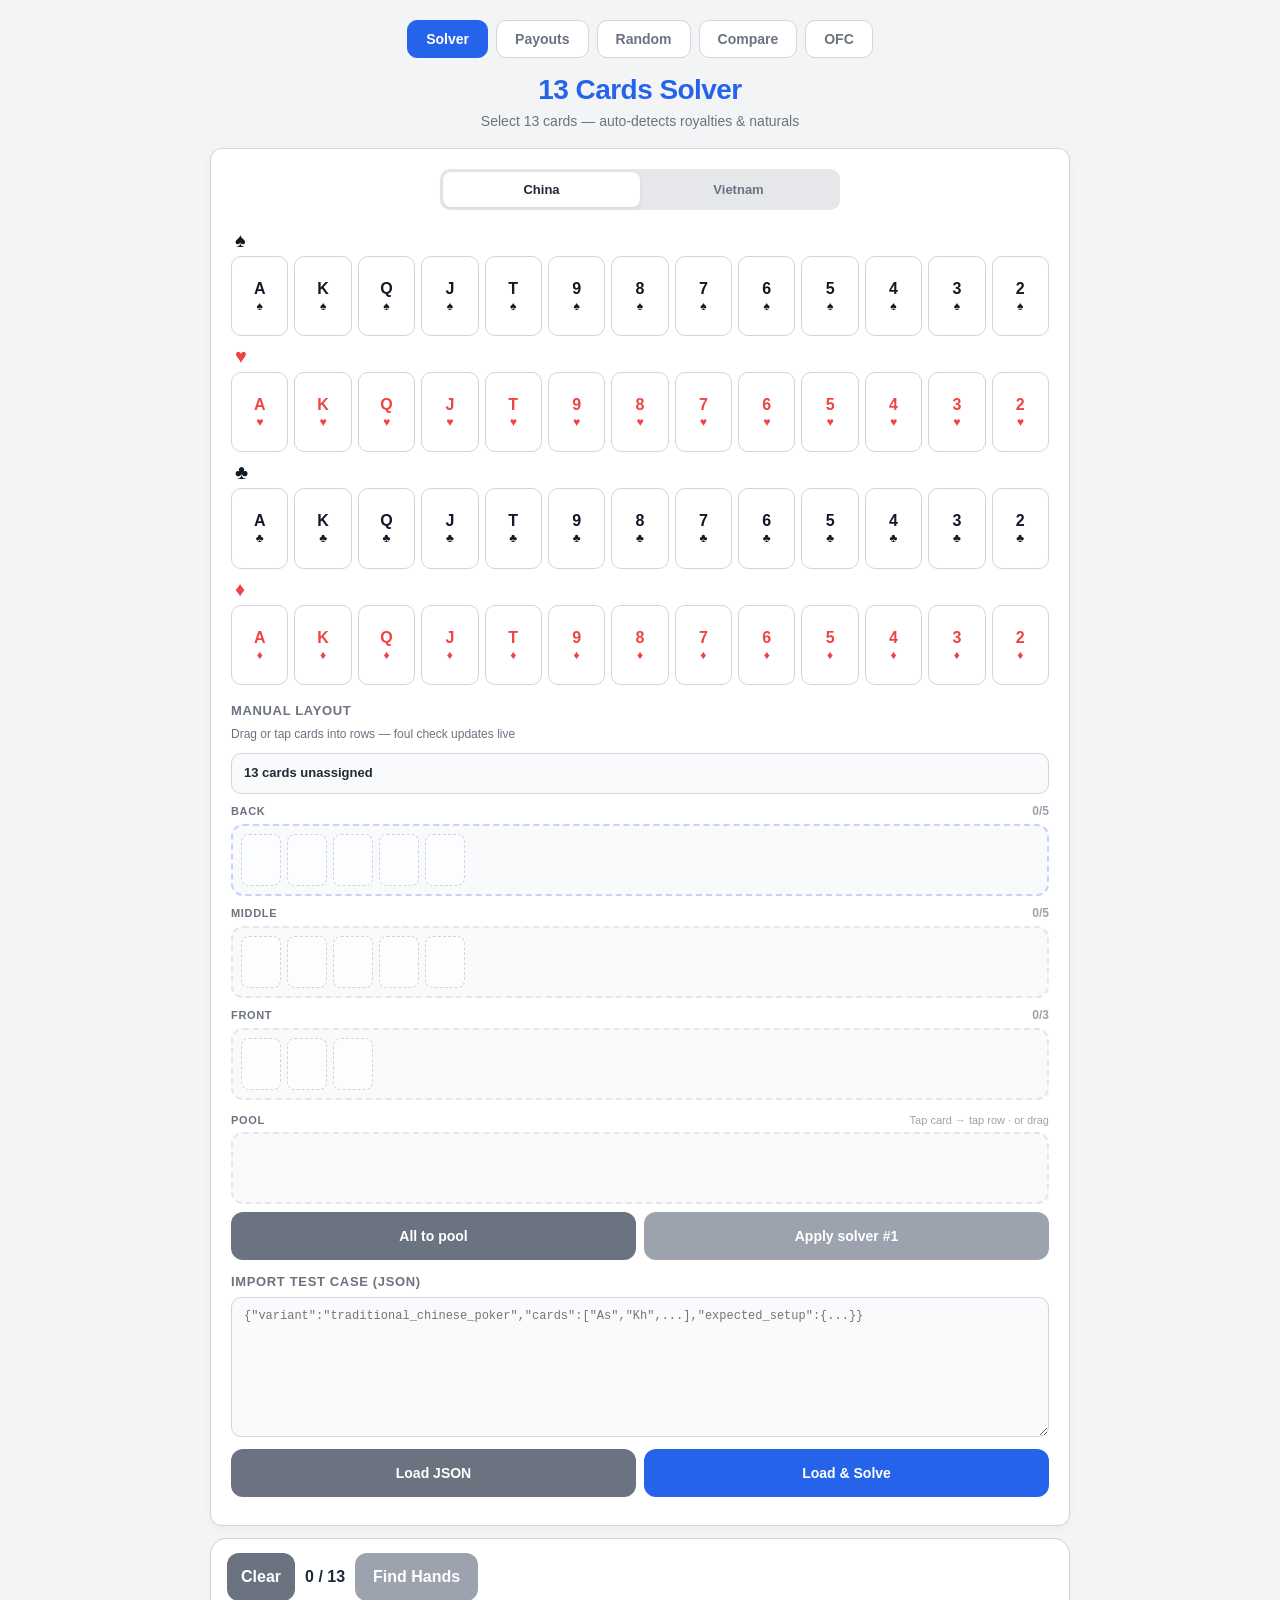
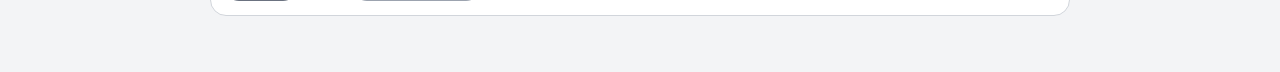
<file: index.html>
<!DOCTYPE html>
<html lang="en">
<head>
    <meta charset="UTF-8">
    <meta name="viewport" content="width=device-width, initial-scale=1.0, viewport-fit=cover">
    <meta name="description" content="Chinese Poker and Vietnamese Mậu Binh 13-card hand solver with royalties, naturals, and JSON test cases.">
    <meta name="apple-mobile-web-app-capable" content="yes">
    <meta name="apple-mobile-web-app-status-bar-style" content="default">
    <meta name="apple-mobile-web-app-title" content="13 Cards">
    <meta name="theme-color" content="#2563eb">
    <link rel="manifest" href="manifest.webmanifest">
    <link rel="icon" href="icons/icon.svg" type="image/svg+xml">
    <link rel="apple-touch-icon" href="icons/apple-touch-icon.png">
    <link rel="stylesheet" href="pwa.css">
    <link rel="stylesheet" href="app.css">
    <title>13 Cards Best Hand Solver</title>
    <style>
        :root {
            --bg: #f3f4f6;
            --card-bg: #ffffff;
            --primary: #2563eb;
            --primary-hover: #1d4ed8;
            --text: #1f2937;
            --border: #d1d5db;
            --red-suit: #ef4444;
            --black-suit: #111827;
            --success: #10b981;
            --gold: #f59e0b;
            --safe-top: env(safe-area-inset-top, 0px);
            --safe-bottom: env(safe-area-inset-bottom, 0px);
            --dock-h: 72px;
        }
        * { box-sizing: border-box; font-family: -apple-system, BlinkMacSystemFont, "SF Pro Text", "Segoe UI", Roboto, Helvetica, Arial, sans-serif; }
        html { -webkit-text-size-adjust: 100%; overflow-x: hidden; }
        body {
            background-color: var(--bg); color: var(--text); margin: 0;
            padding: calc(8px + var(--safe-top)) 8px calc(var(--dock-h) + var(--safe-bottom) + 12px);
            max-width: 900px; margin-inline: auto;
            min-height: 100dvh;
            overflow-x: hidden;
        }
        h1, h2 { text-align: center; color: var(--primary); margin: 0 0 6px; }
        h1 { font-size: 1.5rem; letter-spacing: -0.02em; }
        h2 { font-size: 1.2rem; }
        p.subtitle { text-align: center; color: #6b7280; font-size: 0.875rem; margin: 0 0 16px; line-height: 1.4; }

        .section {
            background: var(--card-bg); padding: 10px; border-radius: 16px;
            box-shadow: 0 2px 8px rgba(0,0,0,0.04); margin-bottom: 12px; border: 1px solid var(--border);
        }

        /* iOS-style segmented control */
        .variant-segment {
            display: flex; background: #e5e7eb; border-radius: 10px; padding: 3px;
            margin-bottom: 14px;
        }
        .variant-segment label {
            flex: 1; position: relative; cursor: pointer; -webkit-tap-highlight-color: transparent;
        }
        .variant-segment input { position: absolute; opacity: 0; width: 0; height: 0; }
        .variant-segment span {
            display: block; text-align: center; padding: 10px 6px;
            font-size: 0.8125rem; font-weight: 600; color: #6b7280;
            border-radius: 8px; transition: background 0.15s, color 0.15s, box-shadow 0.15s;
        }
        .variant-segment input:checked + span {
            background: white; color: var(--text);
            box-shadow: 0 1px 4px rgba(0,0,0,0.08);
        }

        /* Deck grid: 7 cols × 2 rows per suit on phone — all ranks visible, no horizontal scroll */
        #deck-grid { display: flex; flex-direction: column; gap: 6px; overflow-x: hidden; }

        .rank-header { display: none; }

        .suit-row {
            display: flex;
            flex-direction: column;
            gap: 3px;
        }
        .suit-label {
            font-size: 0.75rem;
            font-weight: 700;
            line-height: 1;
            padding-left: 2px;
        }
        .suit-cards {
            display: grid;
            grid-template-columns: repeat(7, minmax(0, 1fr));
            gap: 4px;
            width: 100%;
        }

        .card-btn {
            width: 100%;
            min-width: 0;
            max-width: 100%;
            aspect-ratio: 5 / 7;
            border: 1px solid var(--border);
            border-radius: 7px;
            background: white;
            font-weight: 700;
            font-size: 0.8125rem;
            display: flex;
            flex-direction: column;
            align-items: center;
            justify-content: center;
            cursor: pointer;
            touch-action: manipulation;
            -webkit-tap-highlight-color: transparent;
            user-select: none;
            transition: transform 0.1s, box-shadow 0.1s, background 0.1s;
            padding: 0;
        }
        .card-btn:active { transform: scale(0.92); }
        .card-btn.selected {
            background: var(--primary);
            color: white !important;
            border-color: var(--primary);
            box-shadow: 0 2px 8px rgba(37, 99, 235, 0.35);
        }
        .card-btn .suit-sm { display: none; }
        .card-red { color: var(--red-suit); }
        .card-black { color: var(--black-suit); }

        /* Sticky bottom action dock */
        .action-dock {
            position: fixed; left: 0; right: 0; bottom: 0; z-index: 100;
            display: flex; align-items: center; gap: 10px;
            padding: 10px 16px calc(10px + var(--safe-bottom));
            background: rgba(255,255,255,0.88);
            backdrop-filter: blur(16px); -webkit-backdrop-filter: blur(16px);
            border-top: 1px solid rgba(0,0,0,0.08);
        }
        .count {
            flex: 1; text-align: center; font-weight: 700; font-size: 1rem;
            padding: 10px 12px; border-radius: 10px; background: #f3f4f6;
        }
        .count.ready { background: #d1fae5; color: #047857; }

        .btn {
            padding: 14px 18px; border: none; border-radius: 12px;
            font-size: 1rem; font-weight: 700; cursor: pointer; color: white;
            touch-action: manipulation; -webkit-tap-highlight-color: transparent;
            min-height: 48px; white-space: nowrap;
        }
        .btn:active { transform: scale(0.97); }
        .btn-primary { background: var(--primary); flex: 1.2; }
        .btn-primary:disabled { background: #9ca3af; transform: none; }
        .btn-clear { background: #6b7280; flex: 0.8; padding-inline: 14px; }

        #results-container { display: flex; flex-direction: column; gap: 14px; }

        .natural-banner {
            background: linear-gradient(135deg, #fef3c7 0%, #fde68a 100%);
            border: 2px solid var(--gold); padding: 14px; border-radius: 12px;
            text-align: center; box-shadow: 0 2px 8px rgba(245, 158, 11, 0.15);
        }
        .natural-banner.royalty { background: linear-gradient(135deg, #dbeafe 0%, #bfdbfe 100%); border-color: var(--primary); }
        .natural-banner h3 { margin: 0 0 4px; color: #b45309; text-transform: uppercase; font-size: 0.9375rem; letter-spacing: 0.03em; }
        .natural-banner.royalty h3 { color: #1d4ed8; }
        .natural-banner p { margin: 0; color: #92400e; font-weight: 600; font-size: 0.8125rem; line-height: 1.45; }
        .natural-banner.royalty p { color: #1e40af; }

        .result-card { border: 1px solid var(--border); border-radius: 14px; overflow: hidden; }
        .result-header {
            background: #f9fafb; padding: 12px 16px; font-weight: 700; font-size: 0.9375rem;
            border-bottom: 1px solid var(--border);
            display: flex; justify-content: space-between; align-items: center; gap: 8px;
        }
        .result-total { color: var(--success); font-size: 1rem; font-variant-numeric: tabular-nums; }

        /* Hand rows: stacked on phone, inline on desktop */
        .hand-row {
            display: grid; gap: 8px; padding: 12px 16px; border-bottom: 1px solid var(--border);
            grid-template-columns: 1fr auto;
            grid-template-areas: "name payout" "cards cards" "desc desc";
        }
        .hand-row:last-child { border-bottom: none; }
        .hand-row.has-royalty { background: #fffbeb; }
        .hand-name { grid-area: name; font-size: 0.6875rem; font-weight: 800; color: #6b7280; text-transform: uppercase; letter-spacing: 0.06em; align-self: center; }
        .hand-payout { grid-area: payout; font-size: 1rem; font-weight: 800; color: var(--gold); font-variant-numeric: tabular-nums; }
        .hand-payout.zero { color: #9ca3af; font-weight: 600; }
        .mini-cards {
            grid-area: cards; display: flex; gap: 6px;
            overflow-x: auto; -webkit-overflow-scrolling: touch; overscroll-behavior-x: contain;
            scrollbar-width: none; padding-bottom: 2px;
        }
        .mini-cards::-webkit-scrollbar { display: none; }
        .mini-card {
            flex: 0 0 44px; width: 44px; height: 58px;
            border: 1.5px solid var(--border); border-radius: 8px;
            display: flex; flex-direction: column; align-items: center; justify-content: center;
            font-size: 0.8125rem; font-weight: 700; background: white;
        }
        .mini-card .suit-sm { font-size: 0.625rem; line-height: 1; }
        .mini-card.card-red { color: var(--red-suit); }
        .mini-card.card-black { color: var(--black-suit); }
        .hand-desc { grid-area: desc; font-size: 0.875rem; font-weight: 600; color: var(--primary); line-height: 1.3; }

        .ace-row {
            padding: 10px 16px; background: #f0fdf4; border-top: 1px solid var(--border);
            font-size: 0.875rem; display: flex; justify-content: space-between; align-items: center;
        }

        .results-note { text-align: center; color: #6b7280; font-size: 0.8125rem; margin: 0; line-height: 1.4; }

        .top-nav {
            display: flex; justify-content: center; gap: 8px; margin-bottom: 16px;
        }
        .top-nav a {
            padding: 10px 18px; border-radius: 10px; font-size: 0.875rem; font-weight: 700;
            text-decoration: none; color: #6b7280; background: white; border: 1px solid var(--border);
            -webkit-tap-highlight-color: transparent;
        }
        .top-nav a.active { background: var(--primary); color: white; border-color: var(--primary); }

        #loading { text-align: center; font-weight: 700; color: var(--primary); display: none; padding: 24px; }

        .json-panel { margin-top: 14px; }
        .json-panel h3 {
            font-size: 0.8125rem; font-weight: 800; text-transform: uppercase;
            letter-spacing: 0.05em; color: #6b7280; margin: 0 0 8px;
        }
        .json-textarea {
            width: 100%; min-height: 140px; padding: 10px 12px;
            font-family: ui-monospace, SFMono-Regular, Menlo, Monaco, Consolas, monospace;
            font-size: 0.75rem; line-height: 1.45; border: 1px solid var(--border);
            border-radius: 10px; background: #f9fafb; color: var(--text); resize: vertical;
        }
        .json-actions { display: flex; gap: 8px; margin-top: 8px; flex-wrap: wrap; }
        .json-actions .btn { flex: 1; min-width: 120px; padding: 12px; font-size: 0.875rem; }
        .json-hint { font-size: 0.75rem; color: #6b7280; margin: 8px 0 0; line-height: 1.4; }
        .match-ok { color: var(--success); font-size: 0.8125rem; font-weight: 700; margin-top: 8px; }
        .match-bad { color: #ef4444; font-size: 0.8125rem; font-weight: 700; margin-top: 8px; }

        @media (min-width: 600px) {
            :root { --dock-h: 0px; }
            body { padding: 20px 20px 32px; }
            h1 { font-size: 1.75rem; }
            .section { padding: 20px; border-radius: 12px; }
            .variant-segment { max-width: 400px; margin-inline: auto; margin-bottom: 20px; }
            .rank-header { display: none; }
            .suit-row {
                grid-template-columns: 1fr;
                gap: 6px;
                margin-bottom: 4px;
            }
            .suit-label { font-size: 1.25rem; justify-content: flex-start; padding-left: 4px; }
            .suit-cards {
                grid-template-columns: repeat(13, minmax(44px, 1fr));
                gap: 6px;
                justify-content: center;
            }
            .card-btn {
                min-height: 64px;
                border-radius: 10px;
                font-size: 1rem;
            }
            .card-btn .suit-sm {
                display: block;
                font-size: 0.75rem;
                line-height: 1;
                margin-top: 2px;
            }
            .action-dock {
                position: static; max-width: 900px; margin: 0 auto 24px;
                background: var(--card-bg); backdrop-filter: none;
                border: 1px solid var(--border); border-radius: 16px;
                padding: 14px 16px;
            }
            .count { flex: none; background: transparent; padding: 0; }
            .btn-primary { flex: none; }
            .btn-clear { flex: none; }
            .card-btn:hover { background: #f9fafb; }
            .btn-primary:hover { background: var(--primary-hover); }
            .btn-clear:hover { background: #4b5563; }
            .hand-row {
                grid-template-columns: 56px 1fr auto auto;
                grid-template-areas: "name cards desc payout";
                align-items: center; gap: 10px;
            }
            .hand-desc { text-align: right; }
            .mini-cards { justify-content: center; overflow: visible; flex-wrap: wrap; }
            .mini-card { flex: 0 0 36px; width: 36px; height: 48px; font-size: 0.75rem; }
        }

        @media (prefers-reduced-motion: reduce) {
            *, *::before, *::after { transition-duration: 0.01ms !important; }
        }
    </style>
</head>
<body>

    <nav class="top-nav">
        <a href="/" class="active">Solver</a>
        <a href="/payouts">Payouts</a>
        <a href="/random">Random</a>
        <a href="/compare">Compare</a>
        <a href="/ofc">OFC</a>
    </nav>

    <h1>13 Cards Solver</h1>
    <p class="subtitle">Select 13 cards — auto-detects royalties &amp; naturals</p>

    <div class="section">
        <div class="variant-segment" role="radiogroup" aria-label="Game variant">
            <label>
                <input type="radio" name="variant" value="traditional_chinese_poker" checked>
                <span>China</span>
            </label>
            <label>
                <input type="radio" name="variant" value="vietnamese_mau_binh">
                <span>Vietnam</span>
            </label>
        </div>
        <div id="deck-grid"></div>

        <div id="manual-section" style="margin-top:14px;">
            <h3 style="font-size:0.8125rem;font-weight:800;text-transform:uppercase;letter-spacing:0.05em;color:#6b7280;margin:0 0 6px;">Manual layout</h3>
            <p class="json-hint" style="margin-bottom:10px;">Drag or tap cards into rows — foul check updates live</p>
            <div id="manual-editor-root"></div>
            <div class="json-actions">
                <button type="button" class="btn btn-clear" id="editor-pool-all">All to pool</button>
                <button type="button" class="btn btn-primary" id="editor-apply-top" disabled>Apply solver #1</button>
            </div>
        </div>

        <div class="json-panel">
            <h3>Import test case (JSON)</h3>
            <textarea class="json-textarea" id="import-json" placeholder='{"variant":"traditional_chinese_poker","cards":["As","Kh",...],"expected_setup":{...}}'></textarea>
            <div class="json-actions">
                <button type="button" class="btn btn-clear" id="import-btn">Load JSON</button>
                <button type="button" class="btn btn-primary" id="import-solve-btn">Load &amp; Solve</button>
            </div>
            <p class="json-hint" id="import-status"></p>
        </div>
    </div>

    <div class="action-dock">
        <button class="btn btn-clear" onclick="clearSelection()">Clear</button>
        <div id="selection-count" class="count">0 / 13</div>
        <button id="solve-btn" class="btn btn-primary" disabled onclick="startSolving()">Find Hands</button>
    </div>

    <div class="section" id="results-section" style="display: none;">
        <h2>Results</h2>
        <div id="loading">Calculating...</div>
        <div id="results-container"></div>
        <div class="json-panel" id="export-panel" style="display:none;">
            <h3>Export test case (JSON)</h3>
            <textarea class="json-textarea" id="export-json" readonly></textarea>
            <div class="json-actions">
                <button type="button" class="btn btn-primary" id="copy-json-btn">Copy JSON</button>
            </div>
            <p class="json-hint">Share this file to reproduce the hand and expected top setup from the solver.</p>
            <p id="match-status"></p>
        </div>
    </div>

    <script src="cards.js"></script>
    <script src="config.js"></script>
    <script src="solver.js"></script>
    <script src="testcase.js"></script>
    <script src="haptic.js"></script>
    <script src="ui.js"></script>
    <script src="editor.js"></script>
    <script src="pwa.js"></script>
    <script>
        const suits = SUITS;
        const ranks = RANKS;
        const catNames = ['High Card', 'Pair', 'Two Pair', 'Three of a Kind', 'Straight', 'Flush', 'Full House', 'Four of a Kind', 'Straight Flush'];

        let selectedCards = [];
        let lastResults = null;
        let lastTopArrangement = null;
        let manualEditor = null;

        function initManualEditor() {
            manualEditor = createManualRowEditor(document.getElementById('manual-editor-root'), {
                variant: getVariant(),
                onChange: () => {
                    document.getElementById('editor-apply-top').disabled = !lastTopArrangement || selectedCards.length !== 13;
                }
            });
            syncManualEditor();
        }

        function syncManualEditor() {
            if (!manualEditor) return;
            manualEditor.setVariant(getVariant());
            manualEditor.syncCards(selectedCards);
            document.getElementById('editor-apply-top').disabled = !lastTopArrangement || selectedCards.length !== 13;
        }

        function getVariant() {
            return document.querySelector('input[name=variant]:checked').value;
        }

        function buildDeck() {
            const grid = document.getElementById('deck-grid');
            grid.innerHTML = '';

            suits.forEach(suit => {
                const row = document.createElement('div');
                row.className = 'suit-row';

                const label = document.createElement('div');
                label.className = `suit-label ${suit.color}`;
                label.textContent = suit.symbol;
                label.setAttribute('aria-hidden', 'true');

                const cards = document.createElement('div');
                cards.className = 'suit-cards';

                ranks.forEach(rank => {
                    const btn = document.createElement('div');
                    btn.className = `card-btn ${suit.color}`;
                    btn.dataset.cardId = `${rank}${suit.id}`;
                    btn.setAttribute('role', 'button');
                    btn.setAttribute('aria-label', `${rank} of ${suit.symbol}`);
                    btn.innerHTML = `<span>${rank}</span><span class="suit-sm">${suit.symbol}</span>`;
                    btn.onclick = () => toggleCard(rank, suit, btn);
                    cards.appendChild(btn);
                });

                row.appendChild(label);
                row.appendChild(cards);
                grid.appendChild(row);
            });
        }

        function toggleCard(rank, suit, btnElement) {
            hapticTap();
            const cardId = `${rank}${suit.id}`;
            const index = selectedCards.findIndex(c => c.id === cardId);
            if (index > -1) {
                selectedCards.splice(index, 1);
                btnElement.classList.remove('selected');
            } else {
                if (selectedCards.length >= 13) return;
                selectedCards.push({
                    id: cardId, r: getCardValue(rank), s: suit.id,
                    symbol: suit.symbol, display: rank, color: suit.color
                });
                btnElement.classList.add('selected');
            }
            updateStatus();
            syncManualEditor();
        }

        function applyPreset(cardIds) {
            if (!cardIds || !cardIds.length) return;
            clearSelection();
            cardIds.forEach(id => {
                if (selectedCards.length >= 13) return;
                const suitId = id.slice(-1);
                const rank = id.slice(0, -1);
                const suit = suits.find(s => s.id === suitId);
                const btn = document.querySelector(`[data-card-id="${id}"]`);
                if (suit && btn) toggleCard(rank, suit, btn);
            });
        }

        function clearSelection() {
            selectedCards = [];
            lastTopArrangement = null;
            document.querySelectorAll('.card-btn').forEach(btn => btn.classList.remove('selected'));
            updateStatus();
            syncManualEditor();
            document.getElementById('results-section').style.display = 'none';
            lastResults = null;
        }

        function updateStatus() {
            const countEl = document.getElementById('selection-count');
            const solveBtn = document.getElementById('solve-btn');
            countEl.textContent = `${selectedCards.length} / 13`;
            if (selectedCards.length === 13) {
                countEl.classList.add('ready');
                solveBtn.disabled = false;
            } else {
                countEl.classList.remove('ready');
                solveBtn.disabled = true;
            }
        }

        document.querySelectorAll('input[name=variant]').forEach(r => {
            r.addEventListener('change', () => {
                if (manualEditor) manualEditor.setVariant(getVariant());
                if (lastResults && selectedCards.length === 13) startSolving();
            });
        });

        function startSolving() {
            if (selectedCards.length !== 13) return;
            document.getElementById('results-section').style.display = 'block';
            document.getElementById('loading').style.display = 'block';
            setTimeout(() => {
                document.getElementById('loading').style.display = 'none';
                const variant = getVariant();
                lastResults = solveHands(selectedCards, variant);
                renderResults(lastResults, variant);
                document.getElementById('results-section').scrollIntoView({ behavior: 'smooth', block: 'start' });
            }, 50);
        }

        let lastExpectedSetup = null;

        function loadTestCaseFromJson(autoSolve) {
            const status = document.getElementById('import-status');
            try {
                const parsed = parseTestCase(document.getElementById('import-json').value);
                document.querySelector(`input[name=variant][value="${parsed.variant}"]`).checked = true;
                buildDeck();
                applyPreset(parsed.cards.map(c => c.id));
                lastExpectedSetup = parsed.expected_setup;
                status.textContent = `Loaded ${parsed.cards.length} cards (${parsed.variant.replace(/_/g, ' ')}).`;
                status.className = 'json-hint match-ok';
                if (autoSolve && selectedCards.length === 13) startSolving();
            } catch (e) {
                status.textContent = e.message || 'Invalid JSON';
                status.className = 'json-hint match-bad';
            }
        }

        function updateExportJson(cards, variant, results) {
            const panel = document.getElementById('export-panel');
            const ta = document.getElementById('export-json');
            const matchEl = document.getElementById('match-status');
            const testCase = buildTestCase(cards, variant, results);
            ta.value = testCaseToJson(testCase);
            panel.style.display = 'block';
            if (lastExpectedSetup && results.arrangements[0]) {
                const mismatches = compareSetupToExpected(results.arrangements[0], lastExpectedSetup);
                if (mismatches === null) {
                    matchEl.textContent = '✓ Top setup matches expected_setup from imported JSON.';
                    matchEl.className = 'match-ok';
                } else {
                    matchEl.textContent = `✗ Mismatch in row(s): ${mismatches.join(', ')}`;
                    matchEl.className = 'match-bad';
                }
            } else {
                matchEl.textContent = '';
            }
        }

        document.getElementById('import-btn').addEventListener('click', () => loadTestCaseFromJson(false));
        document.getElementById('import-solve-btn').addEventListener('click', () => loadTestCaseFromJson(true));
        document.getElementById('copy-json-btn').addEventListener('click', async () => {
            const ta = document.getElementById('export-json');
            ta.select();
            try {
                await navigator.clipboard.writeText(ta.value);
                document.getElementById('match-status').textContent = 'Copied to clipboard.';
                document.getElementById('match-status').className = 'match-ok';
            } catch {
                document.execCommand('copy');
            }
        });

        // --- Rendering ---
        function formatPayout(n) {
            if (n > 0) return `+${n}`;
            if (n < 0) return `${n}`;
            return '—';
        }

        function renderMiniCards(cards) {
            return cards.map(c =>
                `<div class="mini-card ${c.color}"><span>${c.display}</span><span class="suit-sm">${c.symbol}</span></div>`
            ).join('');
        }

        function renderHandRow(label, cards, eval_, royalty) {
            const hasRoyalty = royalty.payout > 0;
            const desc = hasRoyalty ? `${eval_.name} · ${royalty.label}` : eval_.name;
            return `
                <div class="hand-row${hasRoyalty ? ' has-royalty' : ''}">
                    <span class="hand-name">${label}</span>
                    <span class="hand-payout${royalty.payout ? '' : ' zero'}">${formatPayout(royalty.payout)}</span>
                    <div class="mini-cards">${renderMiniCards(cards)}</div>
                    <span class="hand-desc">${desc}</span>
                </div>`;
        }

        function renderResults(results, variant) {
            const container = document.getElementById('results-container');
            container.innerHTML = '';

            const { arrangements, naturals, hasRoyaltyPotential } = results;

            if (hasRoyaltyPotential) {
                const labels = results.possibleRoyalties.map(r => {
                    const [row, key] = r.split(':');
                    return `${row}: ${ROYALTY_LABELS[key] || key}`;
                });
                const banner = document.createElement('div');
                banner.className = 'natural-banner royalty';
                banner.innerHTML = `<h3>Royalties Available</h3><p>${labels.join(' · ')} — royalty setups ranked first</p>`;
                container.appendChild(banner);
            } else if (naturals.length) {
                const labels = naturals.map(n => `${NATURAL_LABELS[n.key] || n.key} (+${n.payout})`);
                const banner = document.createElement('div');
                banner.className = 'natural-banner';
                banner.innerHTML = `<h3>Natural Detected</h3><p>${labels.join(' · ')}</p>`;
                container.appendChild(banner);
            }

            if (!arrangements.length) {
                container.innerHTML += '<p style="text-align:center;color:#6b7280">No valid arrangements found for these cards.</p>';
                lastTopArrangement = null;
                updateExportJson(selectedCards, variant, results);
                syncManualEditor();
                return;
            }

            lastTopArrangement = arrangements[0];
            syncManualEditor();

            arrangements.forEach((arr, i) => {
                const card = document.createElement('div');
                card.className = 'result-card';
                const naturalBonus = (!hasRoyaltyPotential && naturals.length)
                    ? naturals.reduce((s, n) => s + n.payout, 0) : 0;
                const grandTotal = arr.totalPayout + naturalBonus;

                let aceHtml = '';
                if (variant === 'vietnamese_mau_binh' && arr.ace.label) {
                    aceHtml = `<div class="ace-row"><span>${arr.ace.label}</span><span style="font-weight:bold;color:${arr.ace.payout >= 0 ? 'var(--success)' : '#ef4444'}">${formatPayout(arr.ace.payout)}</span></div>`;
                }

                card.innerHTML = `
                    <div class="result-header">
                        <span>Setup #${i + 1}${arr.hasRoyalties ? ' ★' : ''}</span>
                        <span class="result-total">Payout: ${formatPayout(grandTotal)}</span>
                    </div>
                    ${renderHandRow('Front', arr.front, arr.frontEval, arr.royalties.front)}
                    ${renderHandRow('Middle', arr.middle, arr.midEval, arr.royalties.middle)}
                    ${renderHandRow('Back', arr.back, arr.backEval, arr.royalties.back)}
                    ${aceHtml}
                `;
                container.appendChild(card);
            });

            if (results.totalValid > arrangements.length) {
                const note = document.createElement('p');
                note.className = 'results-note';
                note.textContent = `Top ${arrangements.length} of ${results.totalValid} valid setups (royalties first, then strongest hands).`;
                container.appendChild(note);
            }

            updateExportJson(selectedCards, variant, results);
        }

        buildDeck();
        initManualEditor();

        document.getElementById('editor-pool-all').addEventListener('click', () => {
            hapticTap();
            if (!manualEditor || !selectedCards.length) return;
            manualEditor.applyArrangement([], [], []);
            manualEditor.syncCards(selectedCards);
        });
        document.getElementById('editor-apply-top').addEventListener('click', () => {
            if (!lastTopArrangement || !manualEditor) return;
            hapticSuccess();
            manualEditor.applyArrangement(
                lastTopArrangement.front,
                lastTopArrangement.middle,
                lastTopArrangement.back
            );
        });

        const presetJson = sessionStorage.getItem('presetTestCase');
        if (presetJson) {
            sessionStorage.removeItem('presetTestCase');
            document.getElementById('import-json').value = presetJson;
            try { lastExpectedSetup = parseTestCase(presetJson).expected_setup; } catch { /* ignore */ }
        }
        const preset = loadPreset();
        if (preset) applyPreset(preset);
        if (new URLSearchParams(location.search).get('auto') === '1' && selectedCards.length === 13) {
            startSolving();
        }
    </script>
</body>
</html>
</file>
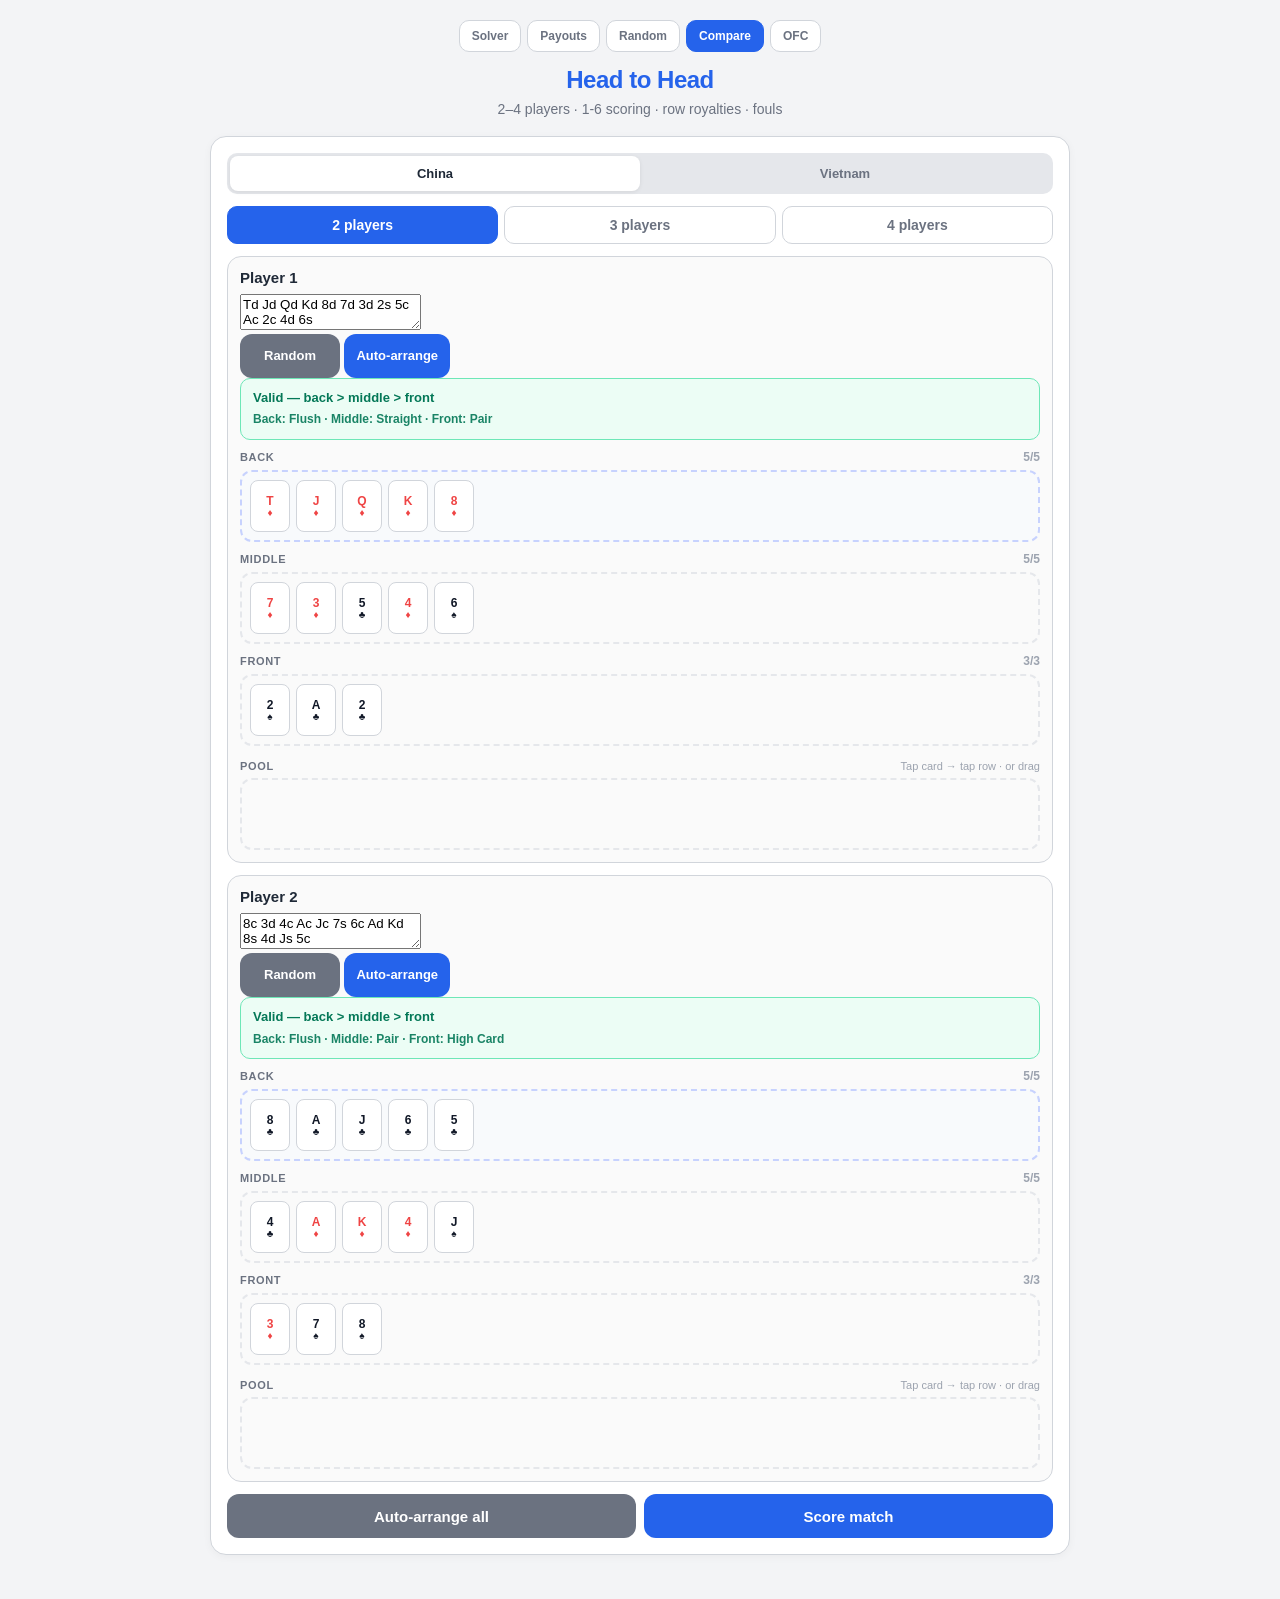
<file: compare.html>
<!DOCTYPE html>
<html lang="en">
<head>
    <meta charset="UTF-8">
    <meta name="viewport" content="width=device-width, initial-scale=1.0, viewport-fit=cover">
    <meta name="description" content="Compare 2–4 Chinese Poker hands head-to-head with foul detection and royalties.">
    <meta name="apple-mobile-web-app-capable" content="yes">
    <meta name="apple-mobile-web-app-title" content="13 Cards">
    <meta name="theme-color" content="#2563eb">
    <link rel="manifest" href="manifest.webmanifest">
    <link rel="icon" href="icons/icon.svg" type="image/svg+xml">
    <link rel="apple-touch-icon" href="icons/apple-touch-icon.png">
    <link rel="stylesheet" href="pwa.css">
    <link rel="stylesheet" href="app.css">
    <title>Compare — 13 Cards</title>
</head>
<body class="app-body">

    <nav class="top-nav">
        <a href="/">Solver</a>
        <a href="/payouts">Payouts</a>
        <a href="/random">Random</a>
        <a href="/compare" class="active">Compare</a>
        <a href="/ofc">OFC</a>
    </nav>

    <h1>Head to Head</h1>
    <p class="subtitle">2–4 players · 1-6 scoring · row royalties · fouls</p>

    <div class="section">
        <div class="variant-segment" role="radiogroup">
            <label><input type="radio" name="variant" value="traditional_chinese_poker" checked><span>China</span></label>
            <label><input type="radio" name="variant" value="vietnamese_mau_binh"><span>Vietnam</span></label>
        </div>

        <div class="player-count-segment" id="player-count">
            <button type="button" data-n="2" class="active">2 players</button>
            <button type="button" data-n="3">3 players</button>
            <button type="button" data-n="4">4 players</button>
        </div>

        <div id="players-root"></div>

        <div class="action-bar">
            <button type="button" class="btn btn-secondary" id="auto-all-btn">Auto-arrange all</button>
            <button type="button" class="btn btn-primary" id="score-btn">Score match</button>
        </div>
    </div>

    <div class="section" id="results-section" style="display:none;">
        <h2>Totals</h2>
        <div id="totals-root"></div>
        <h2 style="margin-top:16px;">Pairings</h2>
        <div id="pairings-root"></div>
    </div>

    <script src="cards.js"></script>
    <script src="config.js"></script>
    <script src="solver.js"></script>
    <script src="haptic.js"></script>
    <script src="ui.js"></script>
    <script src="editor.js"></script>
    <script src="scoring.js"></script>
    <script src="pwa.js"></script>
    <script>
        let playerCount = 2;
        const playerState = [];

        function getVariant() {
            return document.querySelector('input[name=variant]:checked').value;
        }

        function buildPlayerPanels() {
            const root = document.getElementById('players-root');
            root.innerHTML = '';
            playerState.length = 0;

            for (let i = 0; i < playerCount; i++) {
                const panel = document.createElement('div');
                panel.className = 'player-panel';
                panel.innerHTML = `
                    <h3>Player ${i + 1}</h3>
                    <textarea class="card-input" data-idx="${i}" placeholder="13 cards: As Kh Qd Jc Ts 9h 8d 7s 6c 5h 4d 3s 2c"></textarea>
                    <div class="player-actions">
                        <button type="button" class="btn btn-secondary" data-action="shuffle" data-idx="${i}">Random</button>
                        <button type="button" class="btn btn-primary" data-action="auto" data-idx="${i}">Auto-arrange</button>
                    </div>
                    <div class="editor-mount" data-idx="${i}"></div>
                `;
                root.appendChild(panel);

                const state = {
                    cards: [],
                    editor: null,
                    setup: { front: [], middle: [], back: [] }
                };
                playerState[i] = state;

                const mount = panel.querySelector('.editor-mount');
                state.editor = createManualRowEditor(mount, {
                    variant: getVariant(),
                    onChange: (layout) => {
                        state.setup = layout.rows;
                        state.cards = [...layout.rows.front, ...layout.rows.middle, ...layout.rows.back, ...layout.pool];
                    }
                });
            }

            root.querySelectorAll('[data-action="shuffle"]').forEach(btn => {
                btn.addEventListener('click', () => {
                    hapticTap();
                    const idx = +btn.dataset.idx;
                    const cards = random13();
                    loadPlayerCards(idx, cards);
                });
            });
            root.querySelectorAll('[data-action="auto"]').forEach(btn => {
                btn.addEventListener('click', () => {
                    hapticTap();
                    autoArrangePlayer(+btn.dataset.idx);
                });
            });
            root.querySelectorAll('.card-input').forEach(ta => {
                ta.addEventListener('change', () => {
                    try {
                        const cards = parseCardIds(ta.value);
                        loadPlayerCards(+ta.dataset.idx, cards);
                        ta.classList.remove('input-error');
                    } catch (e) {
                        ta.classList.add('input-error');
                        alert(e.message);
                    }
                });
            });
        }

        function loadPlayerCards(idx, cards) {
            const state = playerState[idx];
            state.cards = cards;
            const ta = document.querySelector(`.card-input[data-idx="${idx}"]`);
            if (ta) ta.value = cards.map(c => c.id).join(' ');
            state.editor.syncCards(cards);
            autoArrangePlayer(idx);
        }

        function autoArrangePlayer(idx) {
            const state = playerState[idx];
            if (state.cards.length !== 13) return;
            try {
                const setup = autoSetupFromCards(state.cards, getVariant());
                state.setup = { front: setup.front, middle: setup.middle, back: setup.back };
                state.editor.applyArrangement(setup.front, setup.middle, setup.back);
                hapticSuccess();
            } catch (e) {
                hapticError();
                alert(e.message);
            }
        }

        function gatherPlayers() {
            const variant = getVariant();
            const players = [];
            for (let i = 0; i < playerCount; i++) {
                const state = playerState[i];
                const layout = state.editor.getLayout();
                if (!layout.complete) throw new Error(`Player ${i + 1}: assign all cards to front / middle / back.`);
                const allCards = [...layout.rows.front, ...layout.rows.middle, ...layout.rows.back];
                players.push({
                    name: `Player ${i + 1}`,
                    cards: allCards,
                    setup: layout.rows
                });
            }
            return { players, variant };
        }

        function renderResults(result) {
            document.getElementById('results-section').style.display = 'block';
            const totalsRoot = document.getElementById('totals-root');
            totalsRoot.innerHTML = `<table class="score-table"><thead><tr><th>Player</th><th>Net</th><th>Foul?</th></tr></thead><tbody>
                ${result.players.map((p, i) => {
                    const foul = isPlayerFouled(p.setup);
                    return `<tr><td>${p.name}</td><td class="score-total">${formatPayout(result.totals[i])}</td><td>${foul ? '<span class="foul-tag">FOUL</span>' : '—'}</td></tr>`;
                }).join('')}
            </tbody></table>`;

            const pairRoot = document.getElementById('pairings-root');
            let html = '';
            for (let i = 0; i < result.players.length; i++) {
                for (let j = i + 1; j < result.players.length; j++) {
                    const m = result.matrix[i][j];
                    html += `<div class="player-panel"><h3>${result.players[i].name} vs ${result.players[j].name}</h3>
                        <p class="match-detail">Net: ${formatPayout(m.netA)} / ${formatPayout(m.netB)}${m.breakdown.note ? ` · ${m.breakdown.note}` : ''}</p>
                        <table class="score-table"><thead><tr><th>Row</th><th>${result.players[i].name}</th><th>${result.players[j].name}</th><th>Hands</th></tr></thead><tbody>
                        ${m.breakdown.rows.map(r => `<tr><td>${r.label}</td><td>${formatPayout(r.a)}</td><td>${formatPayout(r.b)}</td><td class="match-detail">${r.handA} vs ${r.handB}</td></tr>`).join('')}
                        </tbody></table></div>`;
                }
            }
            pairRoot.innerHTML = html;
            document.getElementById('results-section').scrollIntoView({ behavior: 'smooth', block: 'start' });
        }

        document.getElementById('player-count').addEventListener('click', (e) => {
            const btn = e.target.closest('button[data-n]');
            if (!btn) return;
            hapticTap();
            playerCount = +btn.dataset.n;
            document.querySelectorAll('#player-count button').forEach(b => b.classList.toggle('active', b === btn));
            buildPlayerPanels();
        });

        document.getElementById('auto-all-btn').addEventListener('click', () => {
            hapticTap();
            for (let i = 0; i < playerCount; i++) {
                const ta = document.querySelector(`.card-input[data-idx="${i}"]`);
                if (ta && ta.value.trim()) {
                    try { loadPlayerCards(i, parseCardIds(ta.value)); } catch { /* skip */ }
                }
                autoArrangePlayer(i);
            }
        });

        document.getElementById('score-btn').addEventListener('click', () => {
            try {
                const { players, variant } = gatherPlayers();
                const result = scoreHeadToHead(players, variant);
                renderResults(result);
                hapticSuccess();
            } catch (e) {
                hapticError();
                alert(e.message);
            }
        });

        document.querySelectorAll('input[name=variant]').forEach(r => {
            r.addEventListener('change', () => {
                playerState.forEach(s => s.editor.setVariant(getVariant()));
            });
        });

        buildPlayerPanels();
        loadPlayerCards(0, random13());
        loadPlayerCards(1, random13());
    </script>
</body>
</html>
</file>
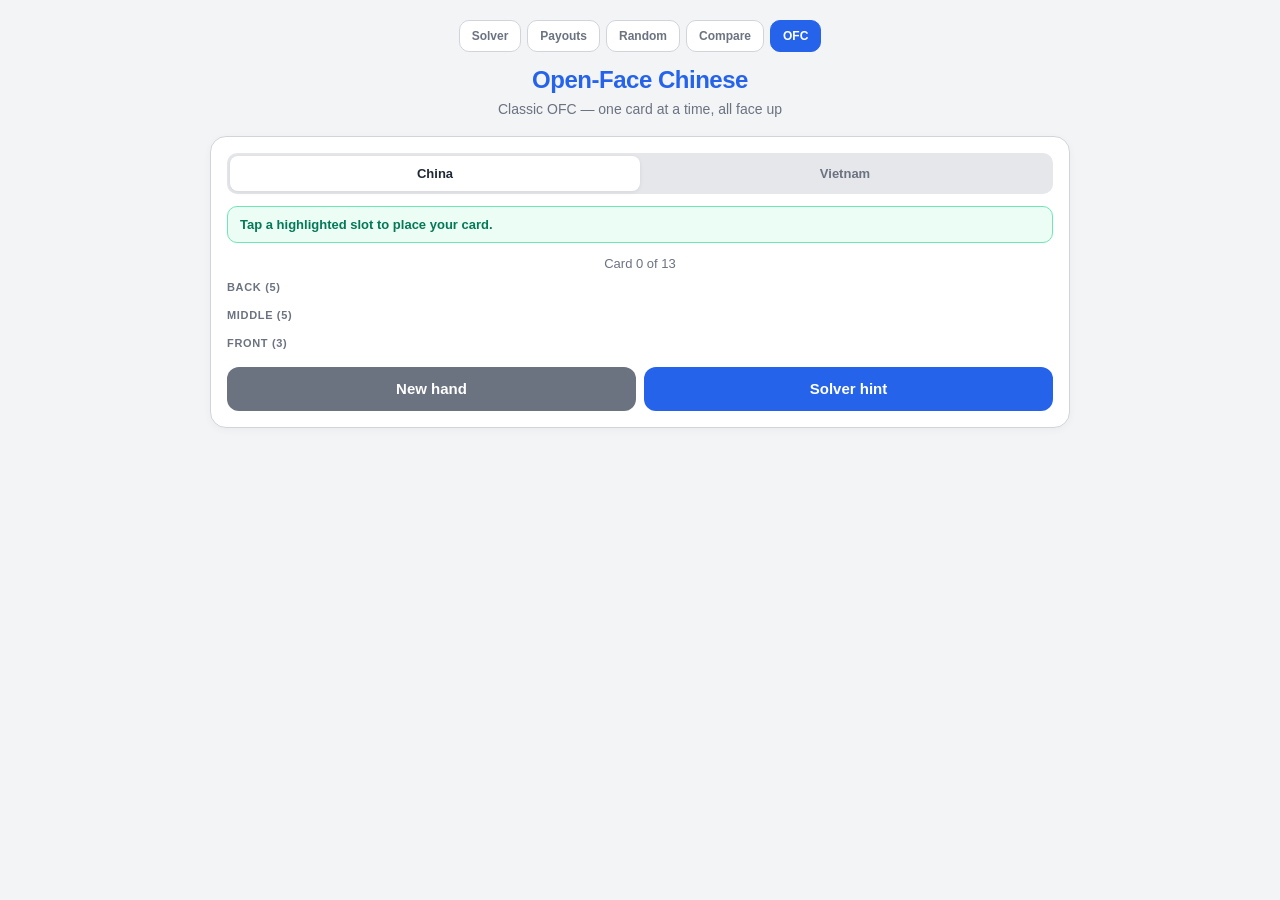
<file: ofc.html>
<!DOCTYPE html>
<html lang="en">
<head>
    <meta charset="UTF-8">
    <meta name="viewport" content="width=device-width, initial-scale=1.0, viewport-fit=cover">
    <meta name="description" content="Open-face Chinese poker — place cards one at a time with live foul checking.">
    <meta name="apple-mobile-web-app-capable" content="yes">
    <meta name="apple-mobile-web-app-title" content="13 Cards">
    <meta name="theme-color" content="#2563eb">
    <link rel="manifest" href="manifest.webmanifest">
    <link rel="icon" href="icons/icon.svg" type="image/svg+xml">
    <link rel="apple-touch-icon" href="icons/apple-touch-icon.png">
    <link rel="stylesheet" href="pwa.css">
    <link rel="stylesheet" href="app.css">
    <title>OFC — 13 Cards</title>
</head>
<body class="app-body">

    <nav class="top-nav">
        <a href="/">Solver</a>
        <a href="/payouts">Payouts</a>
        <a href="/random">Random</a>
        <a href="/compare">Compare</a>
        <a href="/ofc" class="active">OFC</a>
    </nav>

    <h1>Open-Face Chinese</h1>
    <p class="subtitle">Classic OFC — one card at a time, all face up</p>

    <div class="section">
        <div class="variant-segment" role="radiogroup">
            <label><input type="radio" name="variant" value="traditional_chinese_poker" checked><span>China</span></label>
            <label><input type="radio" name="variant" value="vietnamese_mau_binh"><span>Vietnam</span></label>
        </div>

        <div id="status-banner" class="status-banner ok">Tap a highlighted slot to place your card.</div>
        <p class="ofc-progress" id="ofc-progress">Card 0 of 13</p>

        <div class="ofc-deal" id="ofc-deal" style="display:none;">
            <div class="ofc-deal-label">Place this card</div>
            <div class="ofc-deal-card" id="ofc-deal-card"></div>
        </div>

        <div class="ofc-board" id="ofc-board">
            <div>
                <div class="ofc-row-label">Back (5)</div>
                <div class="ofc-slots" data-row="back"></div>
            </div>
            <div>
                <div class="ofc-row-label">Middle (5)</div>
                <div class="ofc-slots" data-row="middle"></div>
            </div>
            <div>
                <div class="ofc-row-label">Front (3)</div>
                <div class="ofc-slots" data-row="front"></div>
            </div>
        </div>

        <div class="action-bar">
            <button type="button" class="btn btn-secondary" id="new-game-btn">New hand</button>
            <button type="button" class="btn btn-primary" id="solver-hint-btn" disabled>Solver hint</button>
        </div>
    </div>

    <div class="section" id="ofc-results" style="display:none;">
        <h2>Final hand</h2>
        <div id="ofc-eval-root"></div>
    </div>

    <script src="cards.js"></script>
    <script src="config.js"></script>
    <script src="solver.js"></script>
    <script src="haptic.js"></script>
    <script src="ui.js"></script>
    <script src="editor.js"></script>
    <script src="pwa.js"></script>
    <script>
        const ROW_LIMITS = { front: 3, middle: 5, back: 5 };
        const ROW_ORDER = ['back', 'middle', 'front'];

        let game = null;

        function getVariant() {
            return document.querySelector('input[name=variant]:checked').value;
        }

        function newGame() {
            const hand = shuffleInPlace(buildFullDeck()).slice(0, 13);
            game = {
                hand,
                dealIndex: 0,
                rows: { front: [], middle: [], back: [] },
                complete: false
            };
            document.getElementById('ofc-results').style.display = 'none';
            render();
            hapticTap();
        }

        function currentCard() {
            return game && !game.complete ? game.hand[game.dealIndex] : null;
        }

        function canPlace(row) {
            return game.rows[row].length < ROW_LIMITS[row];
        }

        function evaluateCurrent() {
            return evaluateLayout(game.rows, [...game.rows.front, ...game.rows.middle, ...game.rows.back], getVariant());
        }

        function updateStatus() {
            const banner = document.getElementById('status-banner');
            const eval_ = evaluateCurrent();
            const placed = game.rows.front.length + game.rows.middle.length + game.rows.back.length;

            if (game.complete) {
                banner.className = 'status-banner ' + (eval_.valid ? 'ok' : 'bad');
                banner.textContent = eval_.message;
                return;
            }

            if (placed === 0) {
                banner.className = 'status-banner ok';
                banner.textContent = 'Tap a highlighted slot to place your card.';
                return;
            }

            if (!eval_.complete) {
                banner.className = 'status-banner warn';
                banner.textContent = `Building hand… ${eval_.message}`;
                return;
            }

            banner.className = 'status-banner ' + (eval_.valid ? 'ok' : 'bad');
            banner.textContent = eval_.valid
                ? `On track — ${eval_.backEval.name} / ${eval_.midEval.name} / ${eval_.frontEval.name}`
                : eval_.message;
        }

        function placeCard(row) {
            const card = currentCard();
            if (!card || !canPlace(row)) return;
            hapticTap();
            game.rows[row].push(card);
            game.dealIndex++;
            if (game.dealIndex >= 13) game.complete = true;
            render();
            if (game.complete) {
                hapticSuccess();
                showFinalResults();
            }
        }

        function renderSlots() {
            ROW_ORDER.forEach(rowKey => {
                const container = document.querySelector(`.ofc-slots[data-row="${rowKey}"]`);
                container.innerHTML = '';
                const cards = game.rows[rowKey];
                for (let i = 0; i < ROW_LIMITS[rowKey]; i++) {
                    const slot = document.createElement('div');
                    if (i < cards.length) {
                        slot.className = 'ofc-slot filled';
                        slot.appendChild(createMiniCardEl(cards[i], { draggable: false }));
                    } else {
                        slot.className = 'ofc-slot' + (currentCard() && canPlace(rowKey) ? ' can-place' : '');
                        slot.textContent = '·';
                        slot.addEventListener('click', () => placeCard(rowKey));
                    }
                    container.appendChild(slot);
                }
            });
        }

        function renderDeal() {
            const dealEl = document.getElementById('ofc-deal');
            const cardWrap = document.getElementById('ofc-deal-card');
            const card = currentCard();
            if (!card) {
                dealEl.style.display = 'none';
                return;
            }
            dealEl.style.display = 'block';
            cardWrap.innerHTML = '';
            cardWrap.appendChild(createMiniCardEl(card, { draggable: false }));
        }

        function render() {
            document.getElementById('ofc-progress').textContent = game.complete
                ? 'Hand complete'
                : `Card ${game.dealIndex + 1} of 13`;
            renderDeal();
            renderSlots();
            updateStatus();
            document.getElementById('solver-hint-btn').disabled = game.complete || !currentCard();
        }

        function showFinalResults() {
            const allCards = [...game.rows.front, ...game.rows.middle, ...game.rows.back];
            const eval_ = evaluateLayout(game.rows, allCards, getVariant());
            const root = document.getElementById('ofc-eval-root');
            document.getElementById('ofc-results').style.display = 'block';

            let html = `<div class="status-banner ${eval_.valid ? 'ok' : 'bad'}">${eval_.message}</div>
                <p class="match-detail"><strong>Back</strong> ${eval_.backEval.name} · <strong>Middle</strong> ${eval_.midEval.name} · <strong>Front</strong> ${eval_.frontEval.name}</p>`;
            if (eval_.royaltyTotal > 0) html += `<p class="match-detail">Royalties ${formatPayout(eval_.royaltyTotal)}</p>`;
            if (eval_.ace?.label) html += `<p class="match-detail">${eval_.ace.label} ${formatPayout(eval_.ace.payout)}</p>`;
            html += `<p class="match-detail">Total payout ${formatPayout(eval_.totalPayout)}</p>`;
            root.innerHTML = html;
        }

        document.getElementById('new-game-btn').addEventListener('click', newGame);
        document.getElementById('solver-hint-btn').addEventListener('click', () => {
            if (!currentCard()) return;
            const remaining = game.hand.slice(game.dealIndex);
            const placed = [...game.rows.front, ...game.rows.middle, ...game.rows.back];
            const allCards = [...placed, ...remaining];
            const result = solveHands(allCards, getVariant());
            const top = result.arrangements[0];
            if (!top) {
                hapticError();
                alert('No valid completion from this position.');
                return;
            }
            const card = currentCard();
            let targetRow = null;
            let handName = '';
            ROW_ORDER.forEach(row => {
                if (top[row].some(c => c.id === card.id) && canPlace(row)) {
                    targetRow = row;
                    handName = row === 'front' ? top.frontEval.name : row === 'middle' ? top.midEval.name : top.backEval.name;
                }
            });
            const banner = document.getElementById('status-banner');
            if (targetRow) {
                hapticSuccess();
                banner.className = 'status-banner ok';
                banner.textContent = `Solver hint: place on ${targetRow.toUpperCase()} (part of ${handName})`;
            } else {
                hapticError();
                banner.className = 'status-banner warn';
                banner.textContent = 'Solver could not match this card to a row — pick any open slot.';
            }
        });

        newGame();
    </script>
</body>
</html>
</file>
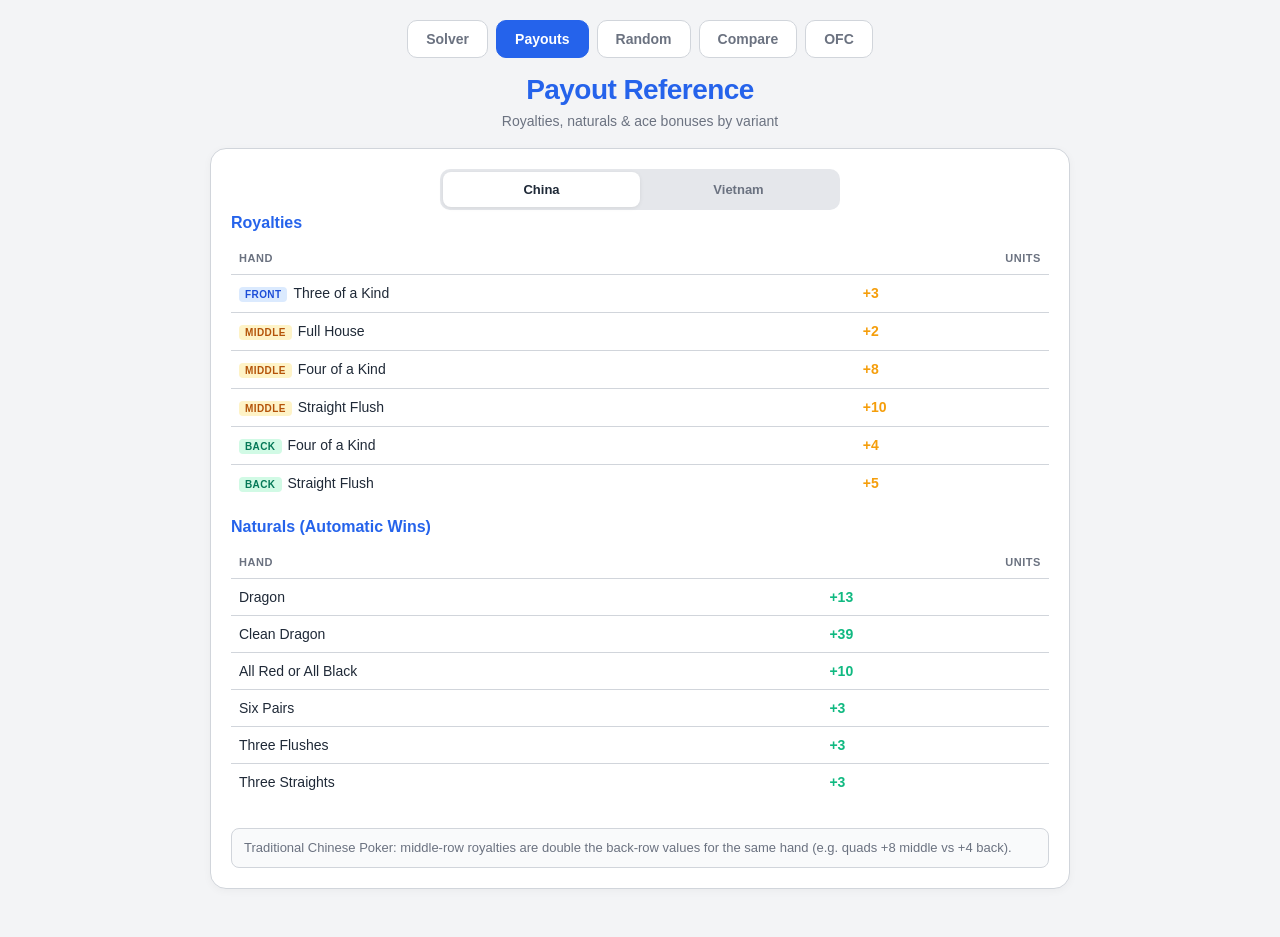
<file: payouts.html>
<!DOCTYPE html>
<html lang="en">
<head>
    <meta charset="UTF-8">
    <meta name="viewport" content="width=device-width, initial-scale=1.0, viewport-fit=cover">
    <meta name="description" content="Royalties, naturals, and ace bonus payout tables for Chinese Poker and Vietnamese Mậu Binh.">
    <meta name="apple-mobile-web-app-capable" content="yes">
    <meta name="apple-mobile-web-app-title" content="13 Cards">
    <meta name="theme-color" content="#2563eb">
    <link rel="manifest" href="manifest.webmanifest">
    <link rel="icon" href="icons/icon.svg" type="image/svg+xml">
    <link rel="apple-touch-icon" href="icons/apple-touch-icon.png">
    <link rel="stylesheet" href="pwa.css">
    <title>Payouts — 13 Cards</title>
    <style>
        :root {
            --bg: #f3f4f6;
            --card-bg: #ffffff;
            --primary: #2563eb;
            --text: #1f2937;
            --border: #d1d5db;
            --success: #10b981;
            --gold: #f59e0b;
            --danger: #ef4444;
            --safe-top: env(safe-area-inset-top, 0px);
            --safe-bottom: env(safe-area-inset-bottom, 0px);
        }
        * { box-sizing: border-box; font-family: -apple-system, BlinkMacSystemFont, "SF Pro Text", "Segoe UI", Roboto, Helvetica, Arial, sans-serif; }
        html { -webkit-text-size-adjust: 100%; }
        body {
            background: var(--bg); color: var(--text); margin: 0;
            padding: calc(12px + var(--safe-top)) 16px calc(20px + var(--safe-bottom));
            max-width: 900px; margin-inline: auto; min-height: 100dvh;
        }
        h1, h2 { text-align: center; color: var(--primary); margin: 0 0 6px; }
        h1 { font-size: 1.5rem; letter-spacing: -0.02em; }
        h2 { font-size: 1rem; text-align: left; margin: 0 0 10px; }
        p.subtitle { text-align: center; color: #6b7280; font-size: 0.875rem; margin: 0 0 16px; line-height: 1.4; }

        .top-nav {
            display: flex; justify-content: center; gap: 8px; margin-bottom: 16px;
        }
        .top-nav a {
            padding: 10px 18px; border-radius: 10px; font-size: 0.875rem; font-weight: 700;
            text-decoration: none; color: #6b7280; background: white; border: 1px solid var(--border);
            -webkit-tap-highlight-color: transparent;
        }
        .top-nav a.active { background: var(--primary); color: white; border-color: var(--primary); }

        .section {
            background: var(--card-bg); padding: 14px; border-radius: 16px;
            box-shadow: 0 2px 8px rgba(0,0,0,0.04); margin-bottom: 16px; border: 1px solid var(--border);
        }

        .variant-segment {
            display: flex; background: #e5e7eb; border-radius: 10px; padding: 3px; margin-bottom: 4px;
        }
        .variant-segment label { flex: 1; position: relative; cursor: pointer; -webkit-tap-highlight-color: transparent; }
        .variant-segment input { position: absolute; opacity: 0; width: 0; height: 0; }
        .variant-segment span {
            display: block; text-align: center; padding: 10px 6px;
            font-size: 0.8125rem; font-weight: 600; color: #6b7280; border-radius: 8px;
            transition: background 0.15s, color 0.15s, box-shadow 0.15s;
        }
        .variant-segment input:checked + span {
            background: white; color: var(--text); box-shadow: 0 1px 4px rgba(0,0,0,0.08);
        }

        .note {
            font-size: 0.8125rem; color: #6b7280; line-height: 1.45; margin: 12px 0 0;
            padding: 10px 12px; background: #f9fafb; border-radius: 8px; border: 1px solid var(--border);
        }

        .payout-table { width: 100%; border-collapse: collapse; font-size: 0.875rem; }
        .payout-table th, .payout-table td {
            padding: 10px 8px; text-align: left; border-bottom: 1px solid var(--border);
        }
        .payout-table th {
            font-size: 0.6875rem; text-transform: uppercase; letter-spacing: 0.05em;
            color: #6b7280; font-weight: 800;
        }
        .payout-table tr:last-child td { border-bottom: none; }
        .payout-val {
            text-align: right; font-weight: 800; font-variant-numeric: tabular-nums; white-space: nowrap;
        }
        .payout-val.pos { color: var(--gold); }
        .payout-val.neg { color: var(--danger); }
        .payout-val.nat { color: var(--success); }

        .row-tag {
            display: inline-block; font-size: 0.625rem; font-weight: 800; text-transform: uppercase;
            letter-spacing: 0.04em; padding: 2px 6px; border-radius: 4px; margin-right: 6px;
            background: #dbeafe; color: #1d4ed8;
        }
        .row-tag.middle { background: #fef3c7; color: #b45309; }
        .row-tag.back { background: #d1fae5; color: #047857; }

        #payout-content { display: flex; flex-direction: column; gap: 16px; }

        @media (min-width: 600px) {
            body { padding: 20px 20px 32px; }
            h1 { font-size: 1.75rem; }
            .section { padding: 20px; }
            .variant-segment { max-width: 400px; margin-inline: auto; }
        }
    </style>
</head>
<body>

    <nav class="top-nav">
        <a href="/">Solver</a>
        <a href="/payouts" class="active">Payouts</a>
        <a href="/random">Random</a>
        <a href="/compare">Compare</a>
        <a href="/ofc">OFC</a>
    </nav>

    <h1>Payout Reference</h1>
    <p class="subtitle">Royalties, naturals &amp; ace bonuses by variant</p>

    <div class="section">
        <div class="variant-segment" role="radiogroup" aria-label="Game variant">
            <label>
                <input type="radio" name="variant" value="traditional_chinese_poker" checked>
                <span>China</span>
            </label>
            <label>
                <input type="radio" name="variant" value="vietnamese_mau_binh">
                <span>Vietnam</span>
            </label>
        </div>
        <div id="payout-content"></div>
    </div>

    <script src="config.js"></script>
    <script src="pwa.js"></script>
    <script>
        function formatPayout(n) {
            if (n > 0) return `+${n}`;
            if (n < 0) return `${n}`;
            return '0';
        }

        function labelize(key) {
            return (ROYALTY_LABELS[key] || NATURAL_LABELS[key] || ACE_LABELS[key] || key.replace(/_/g, ' '));
        }

        function renderTable(title, rows) {
            if (!rows.length) return '';
            const body = rows.map(([label, val, cls]) => {
                const valClass = cls || (val > 0 ? 'pos' : val < 0 ? 'neg' : '');
                return `<tr><td>${label}</td><td class="payout-val ${valClass}">${formatPayout(val)}</td></tr>`;
            }).join('');
            return `
                <div>
                    <h2>${title}</h2>
                    <table class="payout-table">
                        <thead><tr><th>Hand</th><th style="text-align:right">Units</th></tr></thead>
                        <tbody>${body}</tbody>
                    </table>
                </div>`;
        }

        function renderRoyalties(variant) {
            const rb = config[variant].royalties_bonuses;
            const rows = [];
            const tags = { front_3_cards: '', middle_5_cards: 'middle', back_5_cards: 'back' };
            Object.entries(rb).forEach(([row, hands]) => {
                Object.entries(hands).forEach(([key, val]) => {
                    const tag = tags[row];
                    const tagClass = tag ? `row-tag ${tag}` : 'row-tag';
                    const rowName = ROW_LABELS[row].split(' ')[0];
                    rows.push([`<span class="${tagClass}">${rowName}</span>${labelize(key)}`, val]);
                });
            });
            return renderTable('Royalties', rows);
        }

        function renderNaturals(variant) {
            const rows = Object.entries(config[variant].naturals_automatic_wins)
                .map(([key, val]) => [labelize(key), val, 'nat']);
            return renderTable('Naturals (Automatic Wins)', rows);
        }

        function renderAces(variant) {
            const ap = config[variant].ace_payouts;
            if (!ap) return '';
            const rows = Object.entries(ap).map(([key, val]) => [labelize(key), val]);
            return renderTable('Ace Bonuses', rows);
        }

        function render() {
            const variant = document.querySelector('input[name=variant]:checked').value;
            const isChina = variant === 'traditional_chinese_poker';
            const container = document.getElementById('payout-content');
            container.innerHTML =
                renderRoyalties(variant) +
                renderNaturals(variant) +
                renderAces(variant) +
                `<p class="note">${isChina
                    ? 'Traditional Chinese Poker: middle-row royalties are double the back-row values for the same hand (e.g. quads +8 middle vs +4 back).'
                    : 'Vietnamese Mậu Binh: ace bonuses apply on top of royalties and naturals. Three aces in the front hand pays more than three aces elsewhere.'}</p>`;
        }

        document.querySelectorAll('input[name=variant]').forEach(r => r.addEventListener('change', render));
        render();
    </script>
</body>
</html>
</file>
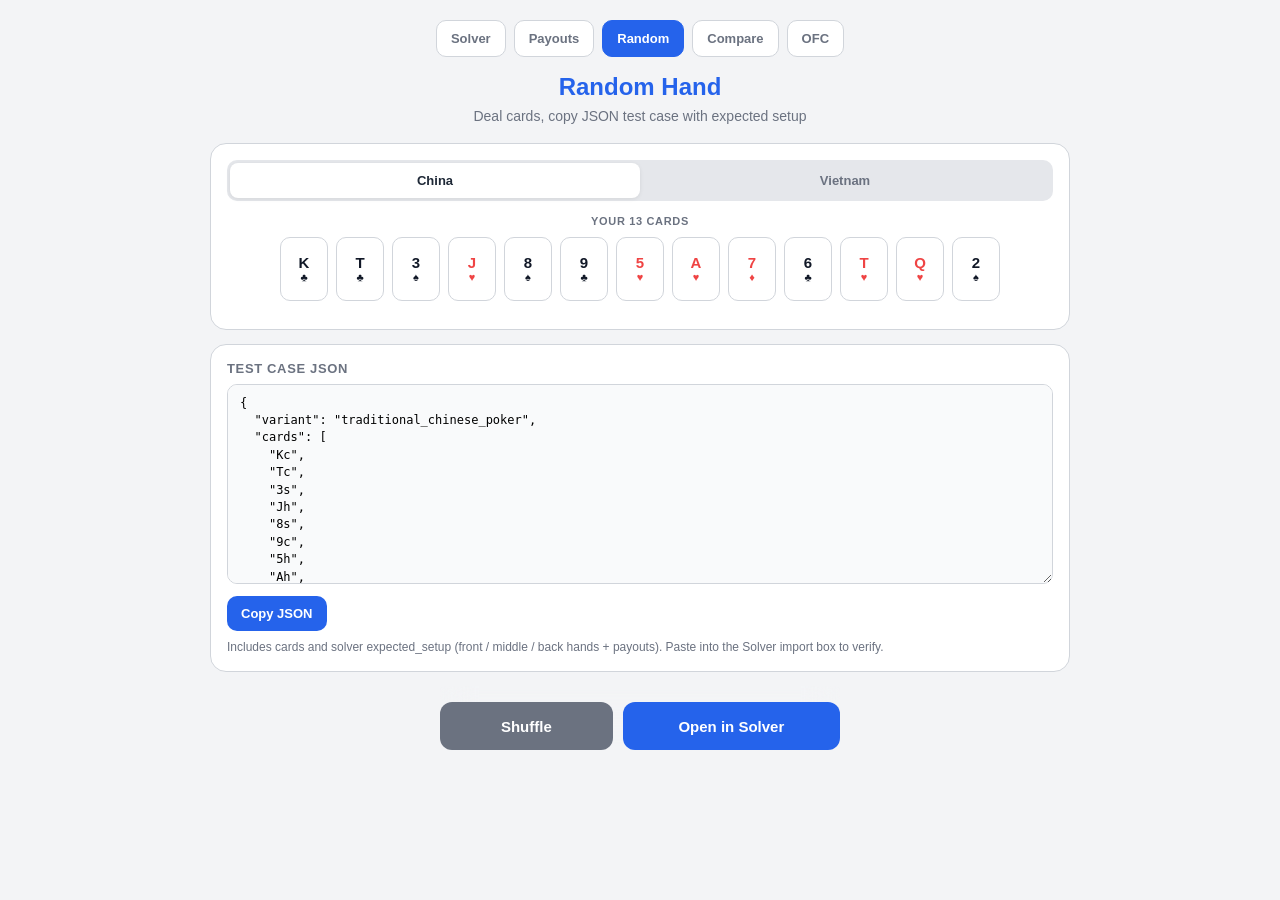
<file: random.html>
<!DOCTYPE html>
<html lang="en">
<head>
    <meta charset="UTF-8">
    <meta name="viewport" content="width=device-width, initial-scale=1.0, viewport-fit=cover">
    <meta name="description" content="Deal a random 13-card hand and export a JSON test case for the 13 Cards solver.">
    <meta name="apple-mobile-web-app-capable" content="yes">
    <meta name="apple-mobile-web-app-title" content="13 Cards">
    <meta name="theme-color" content="#2563eb">
    <link rel="manifest" href="manifest.webmanifest">
    <link rel="icon" href="icons/icon.svg" type="image/svg+xml">
    <link rel="apple-touch-icon" href="icons/apple-touch-icon.png">
    <link rel="stylesheet" href="pwa.css">
    <title>Random Hand — 13 Cards</title>
    <style>
        :root {
            --bg: #f3f4f6; --card-bg: #ffffff; --primary: #2563eb; --text: #1f2937;
            --border: #d1d5db; --red-suit: #ef4444; --black-suit: #111827;
            --success: #10b981; --safe-top: env(safe-area-inset-top, 0px);
            --safe-bottom: env(safe-area-inset-bottom, 0px);
        }
        * { box-sizing: border-box; font-family: -apple-system, BlinkMacSystemFont, "SF Pro Text", "Segoe UI", Roboto, Helvetica, Arial, sans-serif; }
        body {
            background: var(--bg); color: var(--text); margin: 0;
            padding: calc(12px + var(--safe-top)) 16px calc(88px + var(--safe-bottom));
            max-width: 900px; margin-inline: auto; min-height: 100dvh;
        }
        h1 { text-align: center; color: var(--primary); font-size: 1.5rem; margin: 0 0 6px; }
        p.subtitle { text-align: center; color: #6b7280; font-size: 0.875rem; margin: 0 0 16px; line-height: 1.4; }
        .top-nav { display: flex; justify-content: center; gap: 8px; margin-bottom: 16px; flex-wrap: wrap; }
        .top-nav a {
            padding: 10px 14px; border-radius: 10px; font-size: 0.8125rem; font-weight: 700;
            text-decoration: none; color: #6b7280; background: white; border: 1px solid var(--border);
        }
        .top-nav a.active { background: var(--primary); color: white; border-color: var(--primary); }
        .section {
            background: var(--card-bg); padding: 16px; border-radius: 16px;
            border: 1px solid var(--border); margin-bottom: 14px;
        }
        .variant-segment { display: flex; background: #e5e7eb; border-radius: 10px; padding: 3px; margin-bottom: 14px; }
        .variant-segment label { flex: 1; position: relative; cursor: pointer; }
        .variant-segment input { position: absolute; opacity: 0; }
        .variant-segment span {
            display: block; text-align: center; padding: 10px 6px;
            font-size: 0.8125rem; font-weight: 600; color: #6b7280; border-radius: 8px;
        }
        .variant-segment input:checked + span { background: white; color: var(--text); box-shadow: 0 1px 4px rgba(0,0,0,0.08); }
        .hand-label {
            font-size: 0.6875rem; font-weight: 800; text-transform: uppercase;
            letter-spacing: 0.06em; color: #6b7280; margin-bottom: 10px; text-align: center;
        }
        .card-row { display: flex; flex-wrap: wrap; gap: 8px; justify-content: center; margin-bottom: 12px; }
        .mini-card {
            flex: 0 0 48px; width: 48px; height: 64px; border: 1.5px solid var(--border);
            border-radius: 10px; display: flex; flex-direction: column; align-items: center;
            justify-content: center; font-size: 0.9375rem; font-weight: 700; background: white;
        }
        .mini-card .suit-sm { font-size: 0.6875rem; }
        .mini-card.card-red { color: var(--red-suit); }
        .mini-card.card-black { color: var(--black-suit); }
        .json-panel h3 {
            font-size: 0.8125rem; font-weight: 800; text-transform: uppercase;
            letter-spacing: 0.05em; color: #6b7280; margin: 0 0 8px;
        }
        .json-textarea {
            width: 100%; min-height: 200px; padding: 10px 12px;
            font-family: ui-monospace, Menlo, Monaco, Consolas, monospace;
            font-size: 0.75rem; line-height: 1.45; border: 1px solid var(--border);
            border-radius: 10px; background: #f9fafb; resize: vertical;
        }
        .json-hint { font-size: 0.75rem; color: #6b7280; margin: 8px 0 0; line-height: 1.4; }
        .action-dock {
            position: fixed; left: 0; right: 0; bottom: 0; z-index: 100;
            display: flex; gap: 10px; padding: 10px 16px calc(10px + var(--safe-bottom));
            background: rgba(255,255,255,0.92); backdrop-filter: blur(16px);
            border-top: 1px solid rgba(0,0,0,0.08);
        }
        .btn {
            flex: 1; padding: 14px 12px; border: none; border-radius: 12px;
            font-size: 0.9375rem; font-weight: 700; cursor: pointer; color: white; min-height: 48px;
        }
        .btn-primary { background: var(--primary); flex: 1.3; }
        .btn-secondary { background: #6b7280; }
        .btn-small {
            padding: 10px 14px; border: none; border-radius: 10px; font-size: 0.8125rem;
            font-weight: 700; background: var(--primary); color: white; cursor: pointer; margin-top: 8px;
        }
        @media (min-width: 600px) {
            body { padding: 20px 20px 32px; }
            .action-dock { position: static; border: none; background: transparent; padding: 16px 0 0; max-width: 400px; margin: 0 auto; }
        }
    </style>
</head>
<body>

    <nav class="top-nav">
        <a href="/">Solver</a>
        <a href="/payouts">Payouts</a>
        <a href="/random" class="active">Random</a>
        <a href="/compare">Compare</a>
        <a href="/ofc">OFC</a>
    </nav>

    <h1>Random Hand</h1>
    <p class="subtitle">Deal cards, copy JSON test case with expected setup</p>

    <div class="section">
        <div class="variant-segment" role="radiogroup">
            <label><input type="radio" name="variant" value="traditional_chinese_poker" checked><span>China</span></label>
            <label><input type="radio" name="variant" value="vietnamese_mau_binh"><span>Vietnam</span></label>
        </div>
        <div class="hand-label">Your 13 cards</div>
        <div class="card-row" id="card-row"></div>
    </div>

    <div class="section json-panel">
        <h3>Test case JSON</h3>
        <textarea class="json-textarea" id="json-output" readonly></textarea>
        <button type="button" class="btn-small" id="copy-btn">Copy JSON</button>
        <p class="json-hint">Includes <code>cards</code> and solver <code>expected_setup</code> (front / middle / back hands + payouts). Paste into the Solver import box to verify.</p>
    </div>

    <div class="action-dock">
        <button class="btn btn-secondary" type="button" id="shuffle-btn">Shuffle</button>
        <button class="btn btn-primary" type="button" id="solver-btn">Open in Solver</button>
    </div>

    <script src="cards.js"></script>
    <script src="config.js"></script>
    <script src="solver.js"></script>
    <script src="testcase.js"></script>
    <script src="haptic.js"></script>
    <script src="pwa.js"></script>
    <script>
        let currentHand = [];

        function getVariant() {
            return document.querySelector('input[name=variant]:checked').value;
        }

        function renderHand(cards) {
            currentHand = cards;
            document.getElementById('card-row').innerHTML = cards.map(c =>
                `<div class="mini-card ${c.color}"><span>${c.display}</span><span class="suit-sm">${c.symbol}</span></div>`
            ).join('');
            const variant = getVariant();
            const results = solveHands(cards, variant);
            document.getElementById('json-output').value = testCaseToJson(buildTestCase(cards, variant, results));
        }

        function shuffle() { renderHand(random13()); }

        document.getElementById('shuffle-btn').addEventListener('click', () => { hapticTap(); shuffle(); });
        document.querySelectorAll('input[name=variant]').forEach(r => r.addEventListener('change', () => {
            if (currentHand.length) renderHand(currentHand);
        }));
        document.getElementById('solver-btn').addEventListener('click', () => {
            savePreset(currentHand.map(c => c.id));
            sessionStorage.setItem('presetTestCase', document.getElementById('json-output').value);
            window.location.href = '/?auto=1';
        });
        document.getElementById('copy-btn').addEventListener('click', async () => {
            const ta = document.getElementById('json-output');
            try { await navigator.clipboard.writeText(ta.value); } catch { ta.select(); document.execCommand('copy'); }
        });

        shuffle();
    </script>
</body>
</html>
</file>
<file: pwa.css>
.pwa-install-btn {
    padding: 10px 14px;
    border-radius: 10px;
    font-size: 0.8125rem;
    font-weight: 700;
    border: 1px solid #2563eb;
    background: #eff6ff;
    color: #2563eb;
    cursor: pointer;
    -webkit-tap-highlight-color: transparent;
    line-height: 1.2;
}

.pwa-install-btn:hover { background: #dbeafe; }

.pwa-update-bar {
    position: fixed;
    left: 12px;
    right: 12px;
    bottom: calc(12px + env(safe-area-inset-bottom, 0px));
    z-index: 200;
    display: flex;
    align-items: center;
    justify-content: space-between;
    gap: 12px;
    padding: 12px 14px;
    border-radius: 14px;
    background: #1f2937;
    color: #f9fafb;
    font-size: 0.875rem;
    box-shadow: 0 8px 24px rgba(0, 0, 0, 0.2);
}

.pwa-update-bar button {
    flex-shrink: 0;
    padding: 8px 14px;
    border: none;
    border-radius: 8px;
    background: #2563eb;
    color: white;
    font-weight: 700;
    font-size: 0.8125rem;
    cursor: pointer;
}

.pwa-offline-badge {
    font-size: 0.6875rem;
    font-weight: 700;
    color: #6b7280;
    padding: 4px 8px;
    border-radius: 6px;
    background: #f3f4f6;
    border: 1px solid #e5e7eb;
}

.pwa-offline-badge.is-offline {
    color: #b45309;
    background: #fffbeb;
    border-color: #fcd34d;
}

@media (min-width: 768px) {
    .top-nav { flex-wrap: wrap; }
}
</file>
<file: app.css>
:root {
    --bg: #f3f4f6;
    --card-bg: #ffffff;
    --primary: #2563eb;
    --primary-hover: #1d4ed8;
    --text: #1f2937;
    --border: #d1d5db;
    --red-suit: #ef4444;
    --black-suit: #111827;
    --success: #10b981;
    --gold: #f59e0b;
    --danger: #ef4444;
    --safe-top: env(safe-area-inset-top, 0px);
    --safe-bottom: env(safe-area-inset-bottom, 0px);
}

* { box-sizing: border-box; font-family: -apple-system, BlinkMacSystemFont, "SF Pro Text", "Segoe UI", Roboto, Helvetica, Arial, sans-serif; }
html { -webkit-text-size-adjust: 100%; overflow-x: hidden; }

body.app-body {
    background: var(--bg);
    color: var(--text);
    margin: 0;
    padding: calc(8px + var(--safe-top)) 8px calc(20px + var(--safe-bottom));
    max-width: 900px;
    margin-inline: auto;
    min-height: 100dvh;
    overflow-x: hidden;
}

h1, h2 { text-align: center; color: var(--primary); margin: 0 0 6px; }
h1 { font-size: 1.5rem; letter-spacing: -0.02em; }
h2 { font-size: 1.1rem; }
p.subtitle { text-align: center; color: #6b7280; font-size: 0.875rem; margin: 0 0 16px; line-height: 1.4; }

.section {
    background: var(--card-bg);
    padding: 12px;
    border-radius: 16px;
    box-shadow: 0 2px 8px rgba(0,0,0,0.04);
    margin-bottom: 12px;
    border: 1px solid var(--border);
}

.top-nav {
    display: flex;
    justify-content: center;
    gap: 6px;
    margin-bottom: 14px;
    flex-wrap: wrap;
}
.top-nav a {
    padding: 8px 12px;
    border-radius: 10px;
    font-size: 0.75rem;
    font-weight: 700;
    text-decoration: none;
    color: #6b7280;
    background: white;
    border: 1px solid var(--border);
    -webkit-tap-highlight-color: transparent;
}
.top-nav a.active { background: var(--primary); color: white; border-color: var(--primary); }

.variant-segment {
    display: flex;
    background: #e5e7eb;
    border-radius: 10px;
    padding: 3px;
    margin-bottom: 12px;
}
.variant-segment label { flex: 1; position: relative; cursor: pointer; }
.variant-segment input { position: absolute; opacity: 0; width: 0; height: 0; }
.variant-segment span {
    display: block;
    text-align: center;
    padding: 10px 6px;
    font-size: 0.8125rem;
    font-weight: 600;
    color: #6b7280;
    border-radius: 8px;
}
.variant-segment input:checked + span { background: white; color: var(--text); box-shadow: 0 1px 4px rgba(0,0,0,0.08); }

.btn {
    padding: 12px 16px;
    border: none;
    border-radius: 12px;
    font-size: 0.9375rem;
    font-weight: 700;
    cursor: pointer;
    color: white;
    touch-action: manipulation;
    -webkit-tap-highlight-color: transparent;
    min-height: 44px;
}
.btn:active { transform: scale(0.97); }
.btn-primary { background: var(--primary); }
.btn-secondary { background: #6b7280; }
.btn-block { width: 100%; }

.mini-card {
    flex: 0 0 44px;
    width: 44px;
    height: 58px;
    border: 1.5px solid var(--border);
    border-radius: 8px;
    display: flex;
    flex-direction: column;
    align-items: center;
    justify-content: center;
    font-size: 0.8125rem;
    font-weight: 700;
    background: white;
    cursor: grab;
    touch-action: manipulation;
    -webkit-tap-highlight-color: transparent;
    transition: transform 0.1s, box-shadow 0.1s;
}
.mini-card.card-red { color: var(--red-suit); }
.mini-card.card-black { color: var(--black-suit); }
.mini-card .suit-sm { font-size: 0.625rem; line-height: 1; }
.mini-card.is-selected { outline: 2px solid var(--primary); outline-offset: 2px; transform: scale(1.05); }
.mini-card.is-dragging { opacity: 0.5; }
.mini-card:active { cursor: grabbing; }

/* Manual row editor */
.row-editor { display: flex; flex-direction: column; gap: 10px; }

.editor-status {
    padding: 10px 12px;
    border-radius: 10px;
    background: #f9fafb;
    border: 1px solid var(--border);
    font-size: 0.8125rem;
    font-weight: 600;
    line-height: 1.45;
    display: flex;
    flex-direction: column;
    gap: 4px;
}
.editor-status.is-valid { background: #ecfdf5; border-color: #6ee7b7; color: #047857; }
.editor-status.is-foul { background: #fef2f2; border-color: #fca5a5; color: #b91c1c; }
.editor-hands, .editor-royalty { font-size: 0.75rem; opacity: 0.9; }

.editor-row-head {
    display: flex;
    align-items: center;
    justify-content: space-between;
    gap: 8px;
    margin-bottom: 6px;
}
.editor-row-label {
    font-size: 0.6875rem;
    font-weight: 800;
    text-transform: uppercase;
    letter-spacing: 0.06em;
    color: #6b7280;
}
.editor-row-count { font-size: 0.75rem; font-weight: 700; color: #9ca3af; }
.editor-row-hint { font-size: 0.6875rem; color: #9ca3af; }

.editor-dropzone {
    display: flex;
    flex-wrap: wrap;
    gap: 6px;
    min-height: 66px;
    padding: 8px;
    border-radius: 12px;
    border: 2px dashed #e5e7eb;
    background: #fafafa;
    align-items: center;
}
.editor-dropzone.drop-target { border-color: var(--primary); background: #eff6ff; }
.editor-row.row-back .editor-dropzone { border-color: #c7d2fe; background: #f8fafc; }

.editor-slot {
    width: 44px;
    height: 58px;
    border-radius: 8px;
    border: 1.5px dashed #d1d5db;
    background: rgba(255,255,255,0.6);
}

.editor-pool-wrap { margin-top: 4px; }
.editor-pool { min-height: 72px; }

/* Compare page */
.player-count-segment { display: flex; gap: 6px; margin-bottom: 12px; }
.player-count-segment button {
    flex: 1;
    padding: 10px;
    border-radius: 10px;
    border: 1px solid var(--border);
    background: white;
    font-weight: 700;
    font-size: 0.875rem;
    color: #6b7280;
    cursor: pointer;
}
.player-count-segment button.active { background: var(--primary); color: white; border-color: var(--primary); }

.player-panel {
    border: 1px solid var(--border);
    border-radius: 14px;
    padding: 12px;
    margin-bottom: 12px;
    background: #fafafa;
}
.player-panel h3 { margin: 0 0 8px; font-size: 0.9375rem; color: var(--text); text-align: left; }
.card-input.input-error { border-color: var(--danger); background: #fef2f2; }
    width: 100%;
    min-height: 52px;
    padding: 8px 10px;
    border: 1px solid var(--border);
    border-radius: 10px;
    font-size: 0.75rem;
    font-family: ui-monospace, SFMono-Regular, Menlo, Monaco, Consolas, monospace;
    resize: vertical;
}
.player-actions { display: flex; gap: 8px; margin-top: 8px; flex-wrap: wrap; }
.player-actions .btn { flex: 1; min-width: 100px; font-size: 0.8125rem; padding: 10px 12px; }

.score-table { width: 100%; border-collapse: collapse; font-size: 0.8125rem; }
.score-table th, .score-table td { padding: 8px 6px; border-bottom: 1px solid var(--border); text-align: center; }
.score-table th { font-size: 0.6875rem; text-transform: uppercase; color: #6b7280; }
.score-total { font-weight: 800; font-size: 1rem; color: var(--success); }
.match-detail { font-size: 0.75rem; color: #6b7280; margin-top: 8px; line-height: 1.4; }
.foul-tag { color: var(--danger); font-weight: 800; font-size: 0.75rem; }

/* OFC */
.ofc-board { display: flex; flex-direction: column; gap: 10px; }
.ofc-row-label { font-size: 0.6875rem; font-weight: 800; text-transform: uppercase; letter-spacing: 0.06em; color: #6b7280; margin-bottom: 6px; }
.ofc-slots { display: flex; flex-wrap: wrap; gap: 6px; }
.ofc-slot {
    width: 44px;
    height: 58px;
    border-radius: 8px;
    border: 2px dashed #d1d5db;
    background: #f9fafb;
    display: flex;
    align-items: center;
    justify-content: center;
    font-size: 0.625rem;
    color: #9ca3af;
    cursor: pointer;
    -webkit-tap-highlight-color: transparent;
}
.ofc-slot.can-place { border-color: var(--primary); background: #eff6ff; animation: pulse-slot 1.2s ease infinite; }
.ofc-slot.filled { border-style: solid; border-color: var(--border); background: white; cursor: default; animation: none; }
.ofc-slot.foul-risk { border-color: #fca5a5; }

@keyframes pulse-slot {
    0%, 100% { box-shadow: 0 0 0 0 rgba(37, 99, 235, 0.25); }
    50% { box-shadow: 0 0 0 4px rgba(37, 99, 235, 0.15); }
}

.ofc-deal {
    text-align: center;
    padding: 16px;
    border-radius: 14px;
    background: linear-gradient(135deg, #dbeafe 0%, #eff6ff 100%);
    border: 2px solid #93c5fd;
    margin-bottom: 12px;
}
.ofc-deal-label { font-size: 0.75rem; font-weight: 700; color: #1d4ed8; text-transform: uppercase; letter-spacing: 0.05em; }
.ofc-deal-card { display: flex; justify-content: center; margin-top: 10px; }
.ofc-deal-card .mini-card { width: 56px; height: 74px; font-size: 1rem; cursor: default; }
.ofc-progress { text-align: center; font-size: 0.8125rem; color: #6b7280; margin-bottom: 10px; }

.status-banner {
    padding: 10px 12px;
    border-radius: 10px;
    font-size: 0.8125rem;
    font-weight: 600;
    margin-bottom: 12px;
}
.status-banner.ok { background: #ecfdf5; border: 1px solid #6ee7b7; color: #047857; }
.status-banner.warn { background: #fffbeb; border: 1px solid #fcd34d; color: #b45309; }
.status-banner.bad { background: #fef2f2; border: 1px solid #fca5a5; color: #b91c1c; }

.action-bar { display: flex; gap: 8px; margin-top: 12px; flex-wrap: wrap; }
.action-bar .btn { flex: 1; }

@media (min-width: 600px) {
    body.app-body { padding: 20px 20px 32px; }
    .section { padding: 16px; }
    .mini-card { flex: 0 0 40px; width: 40px; height: 52px; font-size: 0.75rem; }
    .editor-slot, .ofc-slot { width: 40px; height: 52px; }
}
</file>
